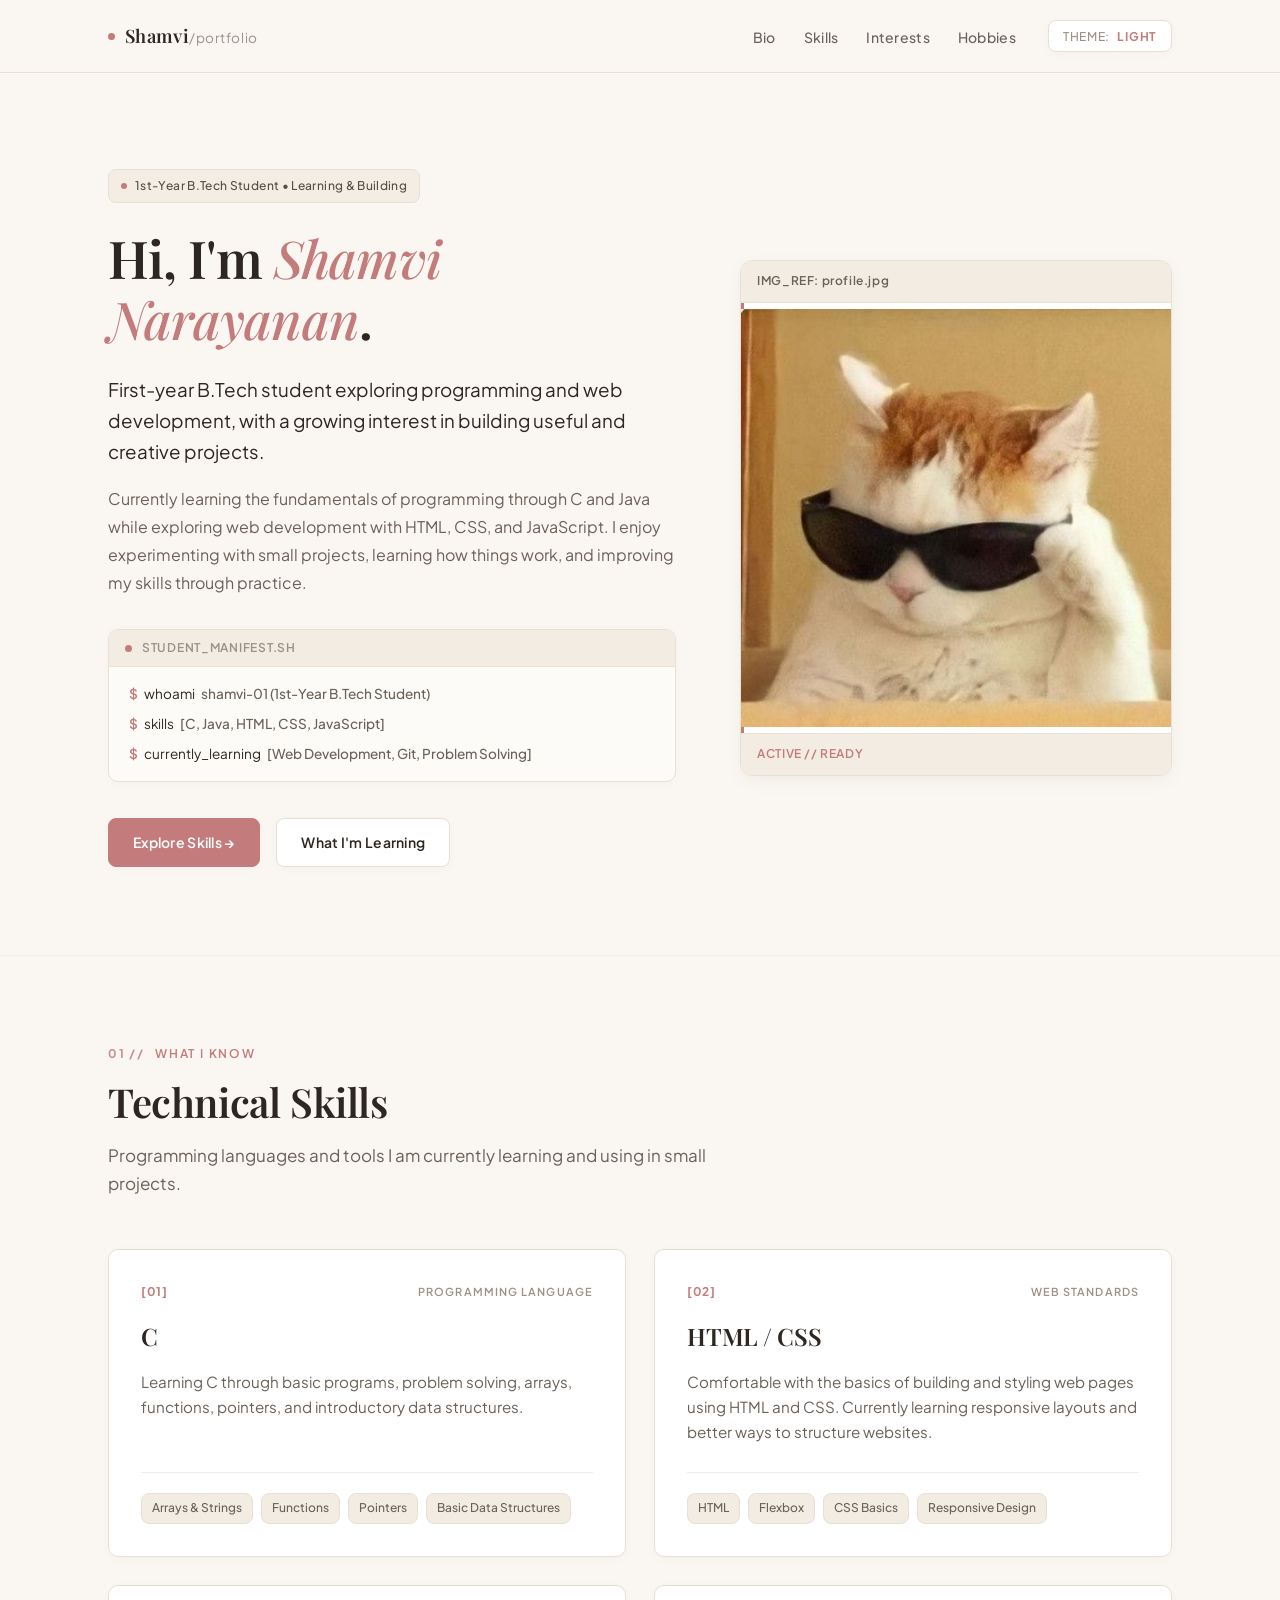
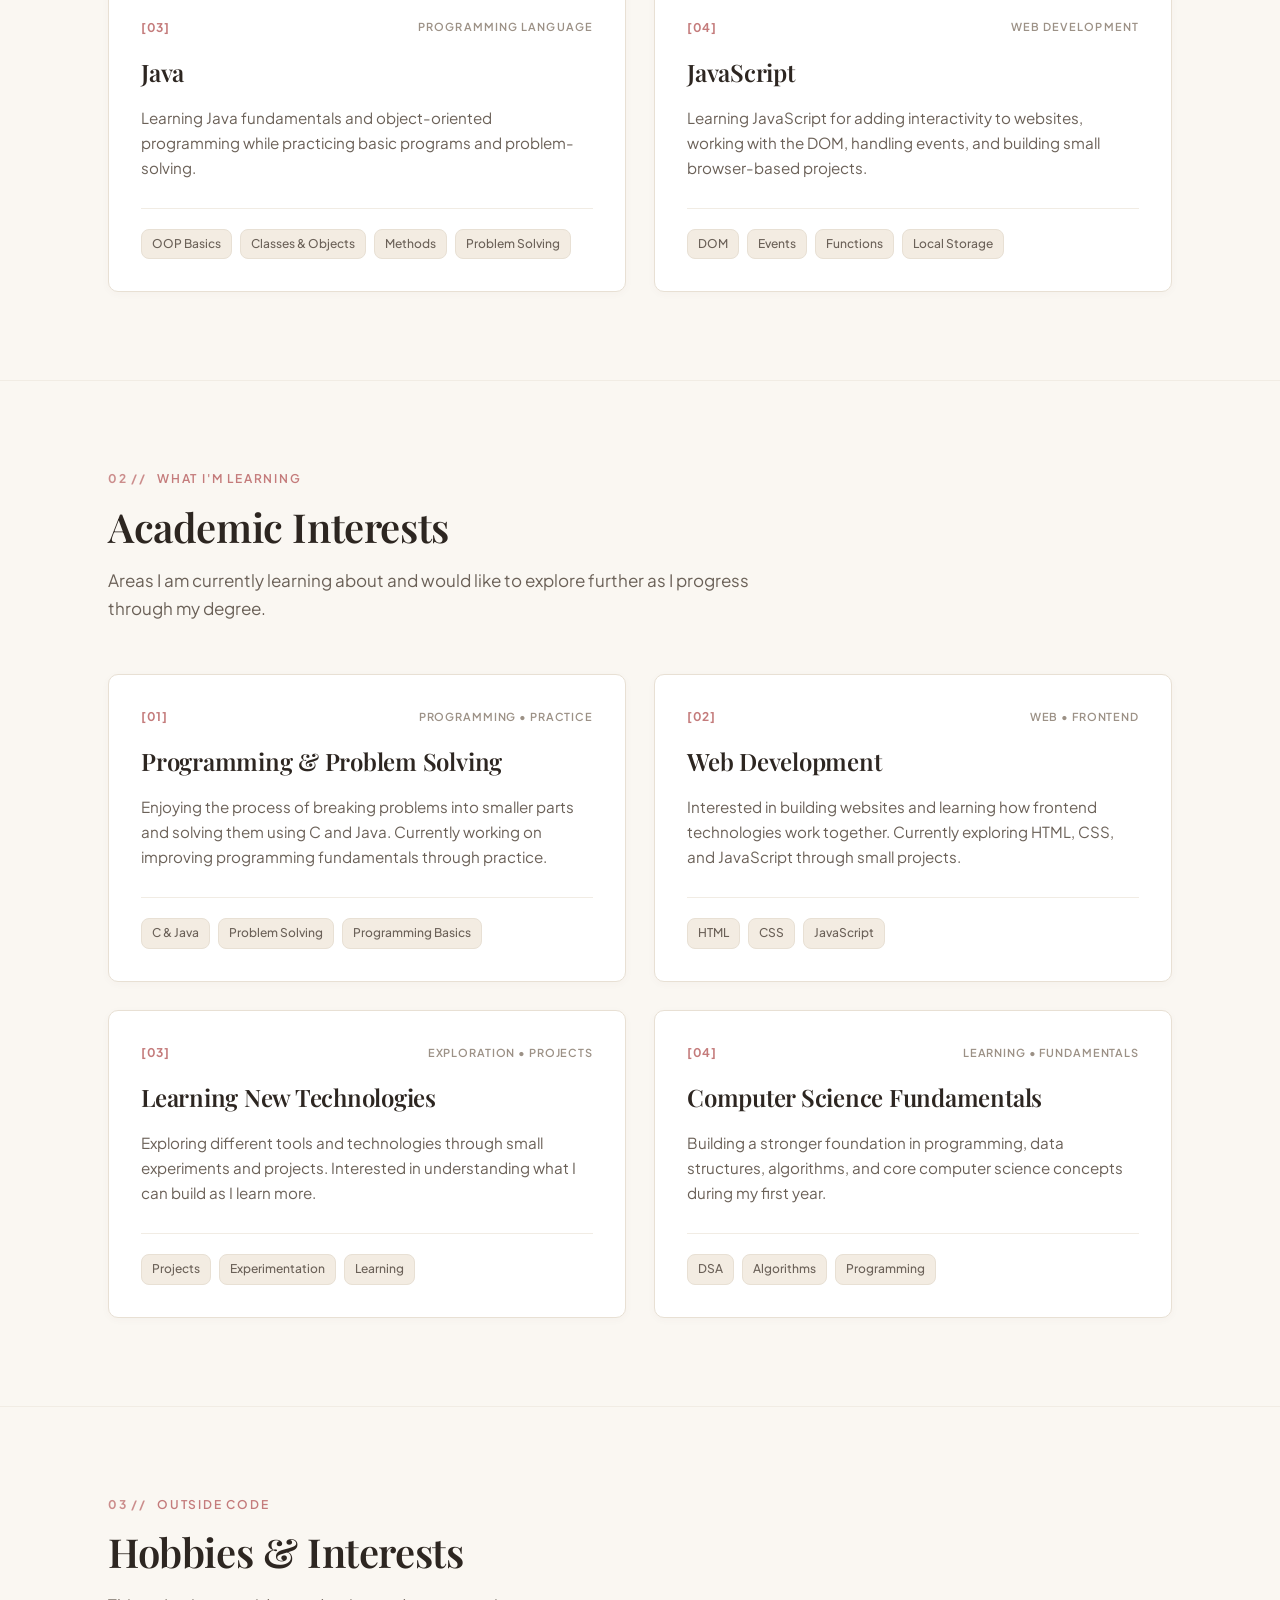
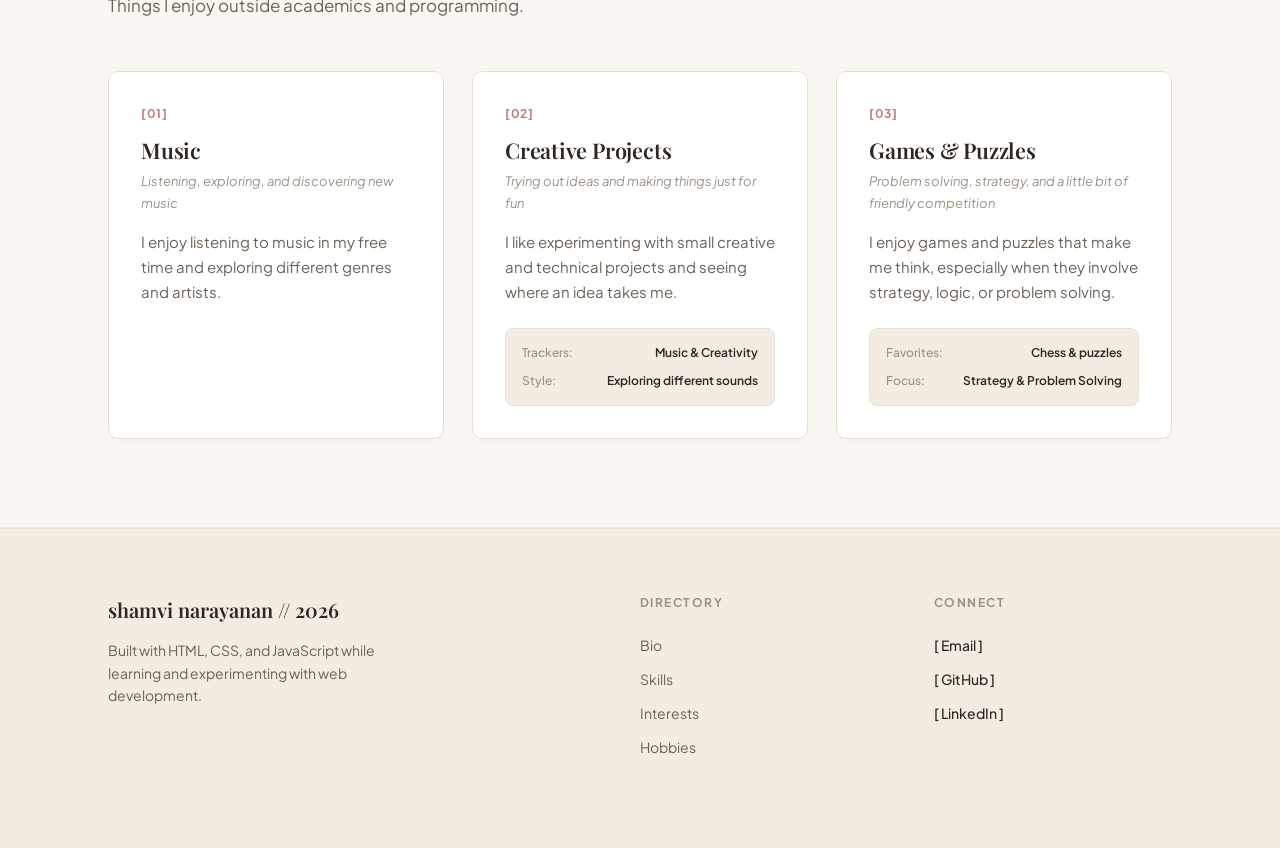
<file: portfolio/index.html>
<!DOCTYPE html>
<html lang="en" data-theme="dark">
<head>
  <meta charset="UTF-8">
  <meta name="viewport" content="width=device-width, initial-scale=1.0">
  <meta name="description" content="Personal portfolio of a 1st-year B.Tech student featuring foundational skills, academic interests, and creative pursuits.">
  <title>Shamvi Narayanan | 1st-Year B.Tech Portfolio</title>
  
  <!-- Typography: Editorial Serif & Refined Sans -->
  <link rel="preconnect" href="https://fonts.googleapis.com">
  <link rel="preconnect" href="https://fonts.gstatic.com" crossorigin>
  <link href="https://fonts.googleapis.com/css2?family=Lora:ital,wght@0,400;0,500;0,600;1,400;1,500&family=Playfair+Display:ital,wght@0,500;0,600;0,700;1,400;1,600&family=Plus+Jakarta+Sans:wght@300;400;500;600;700&display=swap" rel="stylesheet">
  
  <link rel="stylesheet" href="style.css">
  
  <!-- Inline theme-check script to prevent Flash of Unstyled Theme (FOUC) -->
  <script>
    (function () {
      const savedTheme = localStorage.getItem('theme');
      const prefersDark = window.matchMedia('(prefers-color-scheme: dark)').matches;
      const theme = savedTheme || (prefersDark ? 'dark' : 'light');
      document.documentElement.setAttribute('data-theme', theme);
    })();
  </script>
</head>
<body>
  <!-- Header / Navigation Bar -->
  <header class="site-header">
    <div class="container header-inner">
      <a href="#bio" class="brand-title">
        <span class="brand-indicator"></span>
        <span class="brand-text">Shamvi<span class="brand-dim">/portfolio</span></span>
      </a>

      <nav class="site-nav" aria-label="Main Navigation">
        <ul class="nav-links">
          <li><a href="#bio">Bio</a></li>
          <li><a href="#skills">Skills</a></li>
          <li><a href="#interests">Interests</a></li>
          <li><a href="#hobbies">Hobbies</a></li>
        </ul>

        <div class="theme-switch-wrapper">
          <button id="theme-toggle" class="theme-toggle-btn" type="button" aria-label="Toggle dark and light theme" title="Toggle Dark/Light Mode">
            <span class="theme-label" aria-hidden="true">THEME:</span>
            <span id="theme-status" class="theme-status-text">DARK</span>
          </button>
        </div>
      </nav>
    </div>
  </header>

  <main class="main-content">
    <!-- Bio / Hero Section -->
    <section id="bio" class="section hero-section">
      <div class="container">
        <div class="hero-grid">
          <div class="hero-content">
            <div class="status-badge">
              <span class="badge-dot"></span>
              <span class="badge-text">1st-Year B.Tech Student &bull; Learning &amp; Building</span>
            </div>
            
            <h1 class="hero-title">
              Hi, I'm <span class="accent-text">Shamvi Narayanan</span>.
            </h1>
            
            <p class="hero-lead">
              First-year B.Tech student exploring programming and web development, with a growing interest in building useful and creative projects.
            </p>
            
            <p class="hero-description">
              Currently learning the fundamentals of programming through C and Java while exploring web development with HTML, CSS, and JavaScript. I enjoy experimenting with small projects, learning how things work, and improving my skills through practice.
            </p>

            <div class="hero-terminal-box">
              <div class="terminal-bar">
                <span class="terminal-dot"></span>
                <span class="terminal-title">student_manifest.sh</span>
              </div>
              <div class="terminal-body">
                <p><span class="term-dim">$</span> whoami <span class="term-out">shamvi-01 (1st-Year B.Tech Student)</span></p>
                <p><span class="term-dim">$</span> skills <span class="term-out">[C, Java, HTML, CSS, JavaScript]</span></p>
                <p><span class="term-dim">$</span> currently_learning <span class="term-out">[Web Development, Git, Problem Solving]</span></p>
              </div>
            </div>

            <div class="hero-actions">
              <a href="#skills" class="btn btn-primary">Explore Skills &rarr;</a>
              <a href="#interests" class="btn btn-secondary">What I'm Learning</a>
            </div>
          </div>

          <div class="hero-media">
            <div class="photo-frame">
              <div class="photo-header">
                <span class="photo-label">IMG_REF: profile.jpg</span>
                <span class="photo-dim"></span>
              </div>
              <div class="photo-wrapper">
                <img src="profile.jpeg" alt="Profile" class="profile-img" onerror="this.classList.add('img-fallback')">
                <div class="photo-overlay-fallback" aria-hidden="true">
                  <div class="fallback-graphic">
                    <span class="fallback-bracket">[</span>
                    <span class="fallback-monogram">SN</span>
                    <span class="fallback-bracket">]</span>
                  </div>
                  <span class="fallback-caption">profile.jpg</span>
                  <span class="fallback-sub">1st-Year B.Tech Developer</span>
                </div>
              </div>
              <div class="photo-footer">
                <span class="photo-status-badge">ACTIVE // READY</span>
                <!-- <span class="photo-hash">0x7F_SYS</span> -->
              </div>
            </div>
          </div>
        </div>
      </div>
    </section>

    <!-- Skills Section -->
    <section id="skills" class="section skills-section">
      <div class="container">
        <div class="section-header">
          <div class="section-meta">
            <span class="section-num">01 //</span>
            <span class="section-tag">WHAT I KNOW</span>
          </div>
          <h2 class="section-title">Technical Skills</h2>
          <p class="section-subtext">
            Programming languages and tools I am currently learning and using in small projects.
          </p>
        </div>

        <div class="skills-grid">
          <!-- Skill 1: C -->
          <article class="skill-card">
            <div class="skill-header">
              <span class="skill-id">[01]</span>
              <span class="skill-category">PROGRAMMING LANGUAGE</span>
            </div>
            <h3 class="skill-title">C</h3>
            <p class="skill-desc">
              Learning C through basic programs, problem solving, arrays, functions, pointers, and introductory data structures.
            </p>
            <div class="skill-tags">
              <span class="tag">Arrays &amp; Strings</span>
              <span class="tag">Functions</span>
              <span class="tag">Pointers</span>
              <span class="tag">Basic Data Structures</span>
            </div>
          </article>

          <!-- Skill 2: HTML/CSS -->
          <article class="skill-card">
            <div class="skill-header">
              <span class="skill-id">[02]</span>
              <span class="skill-category">WEB STANDARDS</span>
            </div>
            <h3 class="skill-title">HTML / CSS</h3>
            <p class="skill-desc">
              Comfortable with the basics of building and styling web pages using HTML and CSS. Currently learning responsive layouts and better ways to structure websites.
            </p>
            <div class="skill-tags">
              <span class="tag">HTML</span>
              <span class="tag">Flexbox</span>
              <span class="tag">CSS Basics</span>
              <span class="tag">Responsive Design</span>
            </div>
          </article>

          <!-- Skill 3: Java -->
          <article class="skill-card">
            <div class="skill-header">
              <span class="skill-id">[03]</span>
              <span class="skill-category">PROGRAMMING LANGUAGE</span>
            </div>
            <h3 class="skill-title">Java</h3>
            <p class="skill-desc">
              Learning Java fundamentals and object-oriented programming while practicing basic programs and problem-solving.
            </p>
            <div class="skill-tags">
              <span class="tag">OOP Basics</span>
              <span class="tag">Classes &amp; Objects</span>
              <span class="tag">Methods</span>
              <span class="tag">Problem Solving</span>
            </div>
          </article>

          <!-- Skill 4: JavaScript -->
          <article class="skill-card">
            <div class="skill-header">
              <span class="skill-id">[04]</span>
              <span class="skill-category">WEB DEVELOPMENT</span>
            </div>
            <h3 class="skill-title">JavaScript</h3>
            <p class="skill-desc">
              Learning JavaScript for adding interactivity to websites, working with the DOM, handling events, and building small browser-based projects.
            </p>
            <div class="skill-tags">
              <span class="tag">DOM</span>
              <span class="tag">Events</span>
              <span class="tag">Functions</span>
              <span class="tag">Local Storage</span>
            </div>
          </article>
        </div>
      </div>
    </section>

    <!-- Interests Section -->
    <section id="interests" class="section interests-section">
      <div class="container">
        <div class="section-header">
          <div class="section-meta">
            <span class="section-num">02 //</span>
            <span class="section-tag">WHAT I'M LEARNING</span>
          </div>
          <h2 class="section-title">Academic Interests</h2>
          <p class="section-subtext">
            Areas I am currently learning about and would like to explore further as I progress through my degree.
          </p>
        </div>

        <div class="interests-grid">
          <!-- Interest 1: Programming &amp; Problem Solving -->
          <article class="interest-card">
            <div class="interest-header">
              <span class="interest-id">[01]</span>
              <span class="interest-focus">PROGRAMMING &bull; PRACTICE</span>
            </div>
            <h3 class="interest-title">Programming &amp; Problem Solving</h3>
            <p class="interest-desc">
              Enjoying the process of breaking problems into smaller parts and solving them using C and Java. Currently working on improving programming fundamentals through practice.
            </p>
            <div class="interest-tags">
              <span class="interest-tag">C &amp; Java</span>
              <span class="interest-tag">Problem Solving</span>
              <span class="interest-tag">Programming Basics</span>
            </div>
          </article>

          <!-- Interest 2: Web Development -->
          <article class="interest-card">
            <div class="interest-header">
              <span class="interest-id">[02]</span>
              <span class="interest-focus">WEB &bull; FRONTEND</span>
            </div>
            <h3 class="interest-title">Web Development</h3>
            <p class="interest-desc">
              Interested in building websites and learning how frontend technologies work together. Currently exploring HTML, CSS, and JavaScript through small projects.
            </p>
            <div class="interest-tags">
              <span class="interest-tag">HTML</span>
              <span class="interest-tag">CSS</span>
              <span class="interest-tag">JavaScript</span>
            </div>
          </article>

          <!-- Interest 3: Learning New Technologies -->
          <article class="interest-card">
            <div class="interest-header">
              <span class="interest-id">[03]</span>
              <span class="interest-focus">EXPLORATION &bull; PROJECTS</span>
            </div>
            <h3 class="interest-title">Learning New Technologies</h3>
            <p class="interest-desc">
              Exploring different tools and technologies through small experiments and projects. Interested in understanding what I can build as I learn more.
            </p>
            <div class="interest-tags">
              <span class="interest-tag">Projects</span>
              <span class="interest-tag">Experimentation</span>
              <span class="interest-tag">Learning</span>
            </div>
          </article>

          <!-- Interest 4: Computer Science Fundamentals -->
          <article class="interest-card">
            <div class="interest-header">
              <span class="interest-id">[04]</span>
              <span class="interest-focus">LEARNING &bull; FUNDAMENTALS</span>
            </div>
            <h3 class="interest-title">Computer Science Fundamentals</h3>
            <p class="interest-desc">
              Building a stronger foundation in programming, data structures, algorithms, and core computer science concepts during my first year.
            </p>
            <div class="interest-tags">
              <span class="interest-tag">DSA</span>
              <span class="interest-tag">Algorithms</span>
              <span class="interest-tag">Programming</span>
            </div>
          </article>
        </div>
      </div>
    </section>

    <!-- Hobbies Section -->
    <section id="hobbies" class="section hobbies-section">
      <div class="container">
        <div class="section-header">
          <div class="section-meta">
            <span class="section-num">03 //</span>
            <span class="section-tag">OUTSIDE CODE</span>
          </div>
          <h2 class="section-title">Hobbies &amp; Interests</h2>
          <p class="section-subtext">
            Things I enjoy outside academics and programming.
          </p>
        </div>

        <div class="hobbies-grid">
          <!-- Hobby 1: Music -->
          <article class="hobby-card">
            <div class="hobby-index">[01]</div>
            <h3 class="hobby-title">Music</h3>
            <p class="hobby-tagline">Listening, exploring, and discovering new music</p>
            <p class="hobby-desc">
              I enjoy listening to music in my free time and exploring different genres and artists.
            </p> 
             
          </article>

          <!-- Hobby 2: Beat Making -->
          <article class="hobby-card">
            <div class="hobby-index">[02]</div>
            <h3 class="hobby-title">Creative Projects</h3>
            <p class="hobby-tagline">Trying out ideas and making things just for fun</p>
            <p class="hobby-desc">
              I like experimenting with small creative and technical projects and seeing where an idea takes me.
            </p>
            <div class="hobby-meta-box">
              <div class="hobby-meta-item">
                <span class="meta-k">Trackers:</span>
                <span class="meta-v">Music &amp; Creativity</span>
              </div>
              <div class="hobby-meta-item">
                <span class="meta-k">Style:</span>
                <span class="meta-v">Exploring different sounds</span>
              </div>
            </div>
          </article>

          <!-- Hobby 3: Logic Puzzles -->
          <article class="hobby-card">
            <div class="hobby-index">[03]</div>
            <h3 class="hobby-title">Games &amp; Puzzles</h3>
            <p class="hobby-tagline">Problem solving, strategy, and a little bit of friendly competition</p>
            <p class="hobby-desc">
              I enjoy games and puzzles that make me think, especially when they involve strategy, logic, or problem solving.
            </p>
            <div class="hobby-meta-box">
              <div class="hobby-meta-item">
                <span class="meta-k">Favorites:</span>
                <span class="meta-v">Chess &amp; puzzles</span>
              </div>
              <div class="hobby-meta-item">
                <span class="meta-k">Focus:</span>
                <span class="meta-v">Strategy &amp; Problem Solving</span>
              </div>
            </div>
          </article>
        </div>
      </div>
    </section>
  </main>

  <!-- Footer -->
  <footer class="site-footer">
    <div class="container footer-inner">
      <div class="footer-col">
        <div class="footer-brand">shamvi narayanan // 2026</div>
        <p class="footer-copy">Built with HTML, CSS, and JavaScript while learning and experimenting with web development.</p>
      </div>

      <div class="footer-col footer-links-col">
        <span class="footer-heading">DIRECTORY</span>
        <ul class="footer-links">
          <li><a href="#bio">Bio</a></li>
          <li><a href="#skills">Skills</a></li>
          <li><a href="#interests">Interests</a></li>
          <li><a href="#hobbies">Hobbies</a></li>
        </ul>
      </div>

      <div class="footer-col footer-connect-col">
        <span class="footer-heading">CONNECT</span>
        <div class="connect-tags">
          <a href="#" class="connect-tag">[ Email ]</a>
          <a href="https://github.com" target="_blank" rel="noopener noreferrer" class="connect-tag">[ GitHub ]</a>
          <a href="https://linkedin.com" target="_blank" rel="noopener noreferrer" class="connect-tag">[ LinkedIn ]</a>
        </div>
      </div>
    </div>
    
  </footer>

  <script src="script.js"></script>
</body>
</html>
</file>
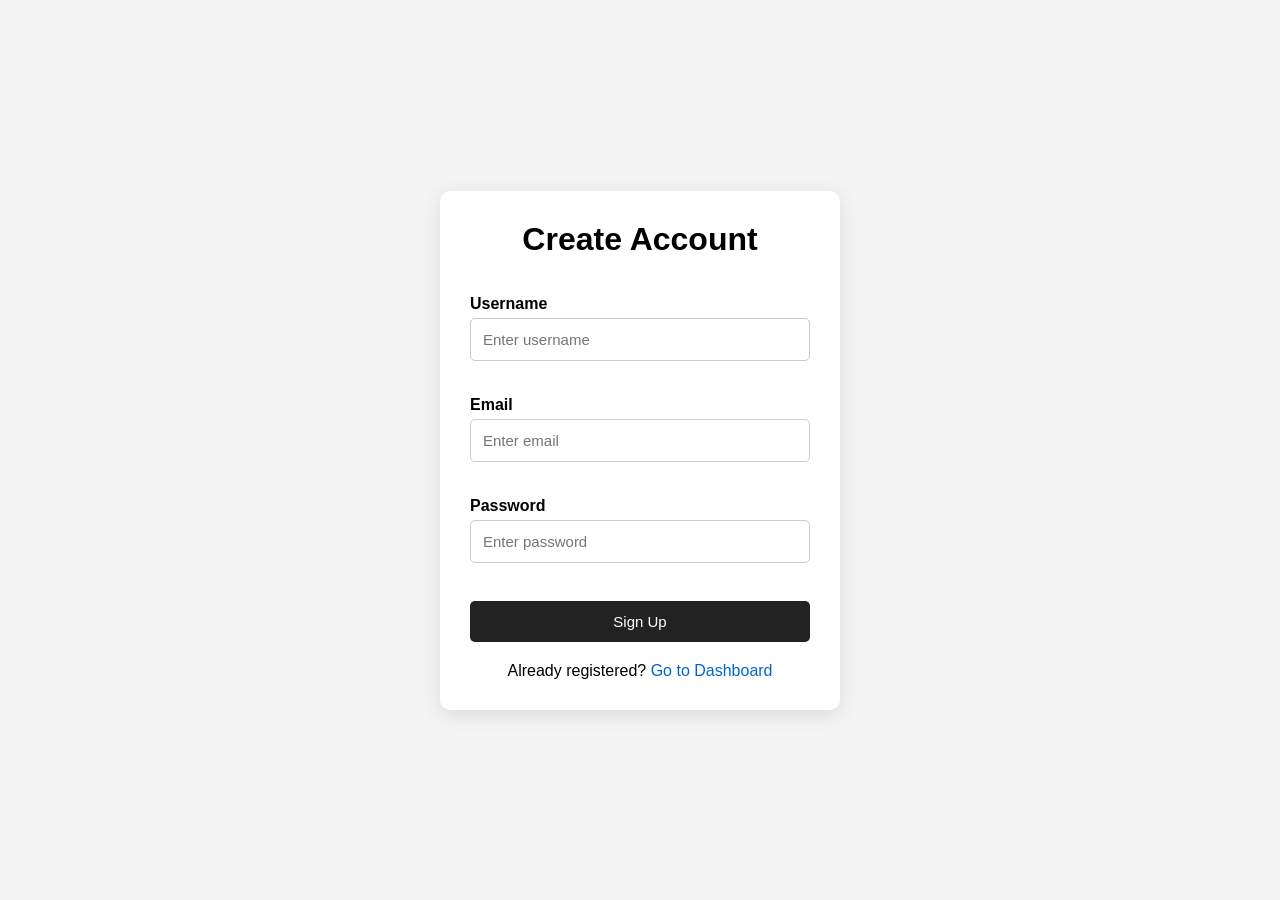
<file: signup/index.html>
<!DOCTYPE html>
<html lang="en">
<head>
    <meta charset="UTF-8">
    <meta name="viewport" content="width=device-width, initial-scale=1.0">

    <title>Signup</title>

    <link rel="stylesheet" href="style.css">
</head>

<body>

    <div class="container">

        <h1>Create Account</h1>

        <form id="signupForm">

            <label for="username">Username</label>
            <input
                type="text"
                id="username"
                placeholder="Enter username"
            >

            <small id="usernameError"></small>


            <label for="email">Email</label>
            <input
                type="text"
                id="email"
                placeholder="Enter email"
            >

            <small id="emailError"></small>


            <label for="password">Password</label>
            <input
                type="password"
                id="password"
                placeholder="Enter password"
            >

            <small id="passwordError"></small>


            <button type="submit">Sign Up</button>

        </form>

        <p>
            Already registered?
            <a href="dashboard.html">Go to Dashboard</a>
        </p>

    </div>

    <script src="script.js"></script>

</body>
</html>
</file>
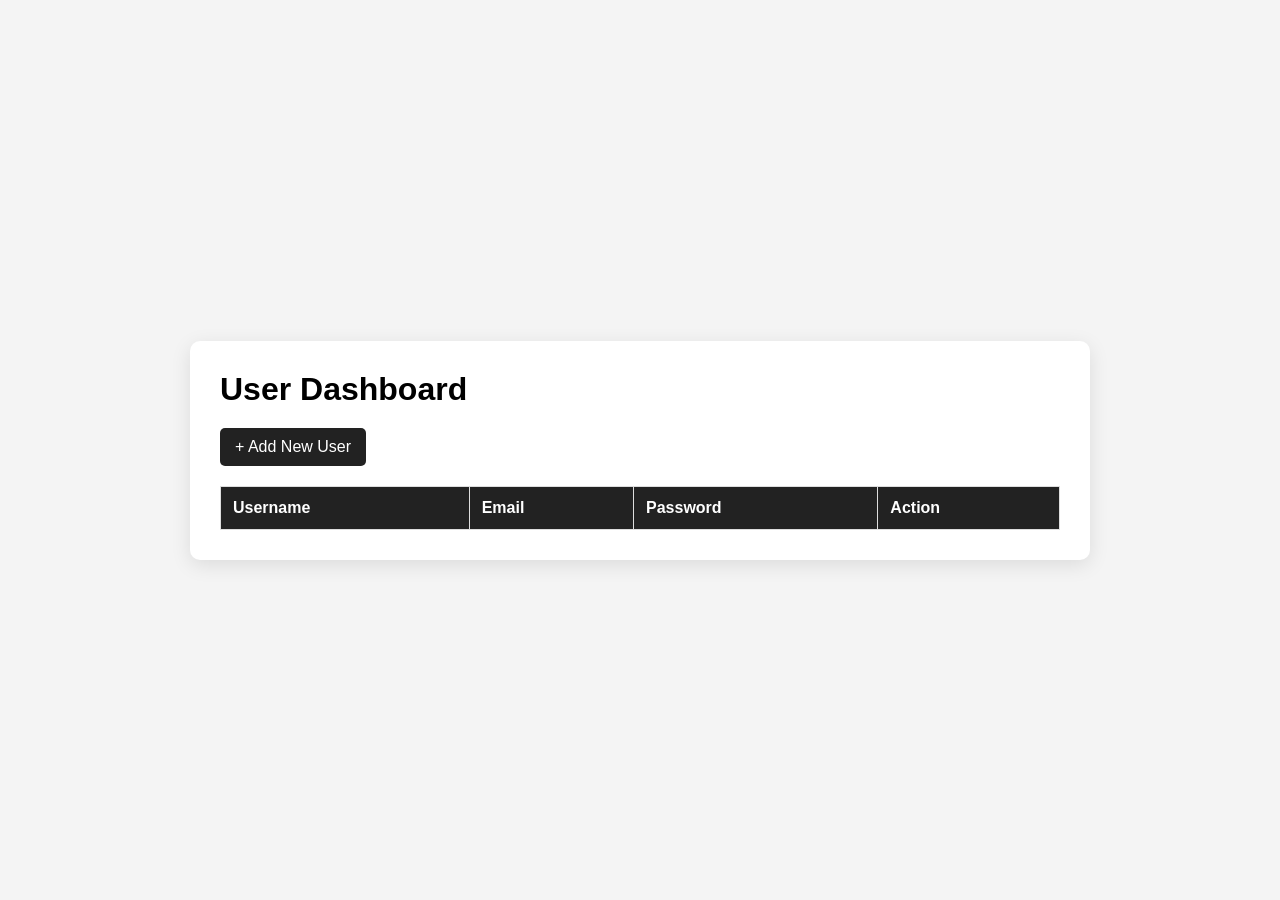
<file: signup/dashboard.html>
<!DOCTYPE html>
<html lang="en">
<head>
    <meta charset="UTF-8">
    <meta name="viewport" content="width=device-width, initial-scale=1.0">

    <title>Dashboard</title>

    <link rel="stylesheet" href="style.css">
</head>

<body>

    <div class="dashboard-container">

        <h1>User Dashboard</h1>

        <a href="signup.html" class="add-user">
            + Add New User
        </a>

        <table>

            <thead>
                <tr>
                    <th>Username</th>
                    <th>Email</th>
                    <th>Password</th>
                    <th>Action</th>
                </tr>
            </thead>

            <tbody id="userTableBody">
                <!-- Users will be added here using JavaScript -->
            </tbody>

        </table>

    </div>

    <script src="script.js"></script>

</body>
</html>
</file>
<file: portfolio/style.css>
:root {
  /* Font Stacks */
  --font-serif: "Playfair Display", "Lora", Georgia, "Baskerville", "Times New Roman", serif;
  --font-sans: "Plus Jakarta Sans", -apple-system, BlinkMacSystemFont, "Segoe UI", Roboto, "Helvetica Neue", sans-serif;

  /* Border Radius (Soft, refined: 8px to 12px) */
  --radius-sm: 8px;
  --radius-md: 10px;
  --radius-lg: 12px;

  /* Transitions */
  --theme-transition: background-color 0.25s ease, color 0.25s ease, border-color 0.25s ease, box-shadow 0.25s ease;
}

/* Light Theme: Warm Cream, Soft Beige, Milk White, Dusty Rose / Blush */
[data-theme="light"] {
  --bg: #faf7f2;               /* Soft warm cream / pale beige */
  --bg-subtle: #f3ece2;        /* Gentle warm sand */
  --surface: #ffffff;          /* Pure milk white */
  --card-bg: #ffffff;
  --card-hover: #fffbf7;
  
  --border: #e8e0d4;           /* Delicate warm border */
  --border-subtle: #f1ece4;
  --border-strong: #c4b6a5;

  --text-primary: #2d2621;     /* Soft dark espresso / charcoal */
  --text-secondary: #6b6158;   /* Warm taupe */
  --text-muted: #9c9186;       /* Muted hazel */

  /* Soft Pastel Accent: Dusty Rose & Blush */
  --accent: #c47b7b;           /* Muted dusty rose */
  --accent-hover: #b36b6b;
  --accent-contrast: #ffffff;
  --accent-subtle: #faf0f0;    /* Gentle blush tint */
  --accent-border: #edd5d5;

  --badge-bg: #f4ede3;
  --badge-text: #594d40;

  --terminal-bg: #fdfbf7;      /* Warm editorial card replacing dark terminal */
  --terminal-border: #e8e0d4;
  --terminal-text: #2d2621;
  --terminal-dim: #9c9186;
  --terminal-highlight: #b06565;

  --quote-bg: #faf4ef;
  --quote-border: #dcb3b3;

  --link-color: #b86969;
  --link-hover: #2d2621;

  /* Faint, diffuse, delicate shadows */
  --shadow-sm: 0 2px 8px rgba(90, 70, 55, 0.03);
  --shadow-card: 0 6px 20px -2px rgba(90, 70, 55, 0.05), 0 2px 6px rgba(90, 70, 55, 0.02);
  --shadow-hover: 0 10px 28px -4px rgba(90, 70, 55, 0.08), 0 3px 8px rgba(90, 70, 55, 0.03);
}

/* Dark Theme: Warm Slate, Soft Charcoal, Deep Taupe, Soft Blush Rose */
[data-theme="dark"] {
  --bg: #1c1917;               /* Warm dark taupe / deep charcoal slate */
  --bg-subtle: #24201d;        /* Soft warm charcoal */
  --surface: #282420;          /* Warm taupe-slate surface */
  --card-bg: #282420;
  --card-hover: #302b26;

  --border: #3b352f;           /* Gentle muted border */
  --border-subtle: #2e2924;
  --border-strong: #524a42;

  --text-primary: #f5efe8;     /* Warm cream silk */
  --text-secondary: #b8aea3;   /* Soft warm stone */
  --text-muted: #857b70;       /* Muted mocha */

  /* Soft Pastel Accent: Gentle Blush Rose */
  --accent: #d89696;           /* Soft pastel dusty rose */
  --accent-hover: #e5a7a7;
  --accent-contrast: #1c1917;
  --accent-subtle: #332424;    /* Deep warm blush tint */
  --accent-border: #523939;

  --badge-bg: #2e2823;
  --badge-text: #ded5cb;

  --terminal-bg: #221e1a;      /* Soft warm slate card */
  --terminal-border: #3b352f;
  --terminal-text: #f5efe8;
  --terminal-dim: #857b70;
  --terminal-highlight: #f0abab;

  --quote-bg: #231f1c;
  --quote-border: #754c4c;

  --link-color: #e5a7a7;
  --link-hover: #f5efe8;

  /* Delicate dark diffuse shadows */
  --shadow-sm: 0 2px 8px rgba(0, 0, 0, 0.2);
  --shadow-card: 0 6px 20px -2px rgba(0, 0, 0, 0.3), 0 2px 6px rgba(0, 0, 0, 0.18);
  --shadow-hover: 0 10px 28px -4px rgba(0, 0, 0, 0.4), 0 3px 8px rgba(0, 0, 0, 0.22);
}

/* --- Global Reset & Base Setup --- */
*, *::before, *::after {
  box-sizing: border-box;
  margin: 0;
  padding: 0;
}

html {
  font-size: 16px;
  scroll-behavior: smooth;
  -webkit-text-size-adjust: 100%;
}

body {
  background-color: var(--bg);
  color: var(--text-primary);
  font-family: var(--font-sans);
  line-height: 1.7;
  transition: var(--theme-transition);
  min-height: 100vh;
  display: flex;
  flex-direction: column;
  -webkit-font-smoothing: antialiased;
  -moz-osx-font-smoothing: grayscale;
}

img {
  max-width: 100%;
  height: auto;
  display: block;
}

a {
  color: inherit;
  text-decoration: none;
  transition: color 0.2s ease, border-color 0.2s ease;
}

ul {
  list-style: none;
}

/* --- Container & Layout Helpers --- */
.container {
  width: 100%;
  max-width: 1120px;
  margin-left: auto;
  margin-right: auto;
  padding-left: 1.75rem;
  padding-right: 1.75rem;
}

.main-content {
  flex: 1 0 auto;
}

.section {
  padding: 5.5rem 0;
  border-bottom: 1px solid var(--border-subtle);
}

.accent-text {
  color: var(--accent);
  font-style: italic;
  font-weight: 500;
}

/* --- Section Headers --- */
.section-header {
  margin-bottom: 3.25rem;
}

.section-meta {
  display: flex;
  align-items: center;
  gap: 0.625rem;
  font-family: var(--font-sans);
  font-size: 0.75rem;
  font-weight: 600;
  letter-spacing: 0.15em;
  text-transform: uppercase;
  color: var(--accent);
  margin-bottom: 0.75rem;
}

.section-num {
  font-weight: 700;
  opacity: 0.85;
}

.section-title {
  font-family: var(--font-serif);
  font-size: 2.5rem;
  font-weight: 600;
  letter-spacing: -0.01em;
  line-height: 1.25;
  color: var(--text-primary);
  margin-bottom: 0.875rem;
}

.section-subtext {
  font-size: 1.0625rem;
  color: var(--text-secondary);
  max-width: 650px;
  line-height: 1.65;
  font-weight: 400;
}

/* --- Navigation Bar --- */
.site-header {
  position: sticky;
  top: 0;
  z-index: 100;
  background-color: var(--bg);
  border-bottom: 1px solid var(--border);
  transition: var(--theme-transition);
}

.header-inner {
  height: 72px;
  display: flex;
  align-items: center;
  justify-content: space-between;
}

.brand-title {
  display: inline-flex;
  align-items: center;
  gap: 0.625rem;
  font-family: var(--font-serif);
  font-size: 1.15rem;
  font-weight: 600;
  letter-spacing: 0.02em;
  color: var(--text-primary);
  padding: 0.35rem 0;
}

.brand-indicator {
  width: 7px;
  height: 7px;
  border-radius: 50%;
  background-color: var(--accent);
  display: inline-block;
}

.brand-dim {
  font-family: var(--font-sans);
  font-size: 0.85rem;
  color: var(--text-muted);
  font-weight: 400;
  font-style: normal;
  letter-spacing: 0.04em;
}

.site-nav {
  display: flex;
  align-items: center;
  gap: 2rem;
}

.nav-links {
  display: flex;
  align-items: center;
  gap: 1.75rem;
}

.nav-links a {
  font-family: var(--font-sans);
  font-size: 0.875rem;
  color: var(--text-secondary);
  font-weight: 500;
  letter-spacing: 0.02em;
  padding: 0.35rem 0;
  position: relative;
  transition: color 0.2s ease;
}

.nav-links a:hover,
.nav-links a:focus-visible {
  color: var(--text-primary);
}

.nav-links a:hover::after,
.nav-links a:focus-visible::after {
  content: "";
  position: absolute;
  bottom: -2px;
  left: 0;
  width: 100%;
  height: 2px;
  background-color: var(--accent);
  border-radius: 2px;
}

/* Theme Toggle Button */
.theme-toggle-btn {
  background-color: var(--surface);
  color: var(--text-primary);
  border: 1px solid var(--border);
  border-radius: var(--radius-sm);
  padding: 0.45rem 0.875rem;
  font-family: var(--font-sans);
  font-size: 0.75rem;
  font-weight: 600;
  letter-spacing: 0.06em;
  cursor: pointer;
  display: inline-flex;
  align-items: center;
  gap: 0.45rem;
  box-shadow: var(--shadow-sm);
  transition: background-color 0.2s ease, border-color 0.2s ease, color 0.2s ease, transform 0.15s ease;
}

.theme-toggle-btn:hover {
  background-color: var(--accent-subtle);
  border-color: var(--accent-border);
  color: var(--accent);
  transform: translateY(-1px);
}

.theme-toggle-btn:focus-visible {
  outline: 2px solid var(--accent);
  outline-offset: 2px;
}

.theme-label {
  color: var(--text-muted);
  font-weight: 500;
}

.theme-status-text {
  font-weight: 700;
  color: var(--accent);
}

/* --- Hero / Bio Section --- */
.hero-section {
  padding: 6rem 0 5.5rem;
}

.hero-grid {
  display: grid;
  grid-template-columns: 1.25fr 0.95fr;
  gap: 4rem;
  align-items: center;
}

.status-badge {
  display: inline-flex;
  align-items: center;
  gap: 0.5rem;
  background-color: var(--badge-bg);
  border: 1px solid var(--border);
  border-radius: var(--radius-sm);
  padding: 0.35rem 0.75rem;
  margin-bottom: 1.5rem;
}

.badge-dot {
  width: 6px;
  height: 6px;
  border-radius: 50%;
  background-color: var(--accent);
  display: inline-block;
}

.badge-text {
  font-family: var(--font-sans);
  font-size: 0.75rem;
  font-weight: 500;
  color: var(--badge-text);
  letter-spacing: 0.03em;
}

.hero-title {
  font-family: var(--font-serif);
  font-size: 3.25rem;
  font-weight: 600;
  line-height: 1.18;
  letter-spacing: -0.015em;
  margin-bottom: 1.5rem;
  color: var(--text-primary);
}

.hero-lead {
  font-size: 1.175rem;
  line-height: 1.65;
  color: var(--text-primary);
  font-weight: 400;
  margin-bottom: 1.15rem;
}

.hero-description {
  font-size: 1rem;
  line-height: 1.75;
  color: var(--text-secondary);
  margin-bottom: 2rem;
}

/* Soft Editorial Manifest Card (formerly terminal box) */
.hero-terminal-box {
  background-color: var(--terminal-bg);
  color: var(--terminal-text);
  border: 1px solid var(--terminal-border);
  border-radius: var(--radius-md);
  margin-bottom: 2.25rem;
  font-family: var(--font-sans);
  font-size: 0.85rem;
  overflow: hidden;
  box-shadow: var(--shadow-sm);
}

.terminal-bar {
  background-color: var(--bg-subtle);
  border-bottom: 1px solid var(--terminal-border);
  padding: 0.5rem 1rem;
  display: flex;
  align-items: center;
  gap: 0.625rem;
}

.terminal-dot {
  width: 7px;
  height: 7px;
  border-radius: 50%;
  background-color: var(--accent);
}

.terminal-title {
  font-size: 0.75rem;
  font-weight: 600;
  color: var(--text-muted);
  letter-spacing: 0.06em;
  text-transform: uppercase;
}

.terminal-body {
  padding: 1rem 1.25rem;
  display: flex;
  flex-direction: column;
  gap: 0.5rem;
}

.terminal-body p {
  line-height: 1.6;
}

.term-dim {
  color: var(--accent);
  font-weight: 600;
  margin-right: 0.25rem;
}

.term-out {
  color: var(--text-secondary);
  font-weight: 500;
  margin-left: 0.25rem;
}

/* Action Buttons */
.hero-actions {
  display: flex;
  gap: 1rem;
  flex-wrap: wrap;
}

.btn {
  display: inline-flex;
  align-items: center;
  justify-content: center;
  font-family: var(--font-sans);
  font-size: 0.875rem;
  font-weight: 600;
  padding: 0.75rem 1.5rem;
  border-radius: var(--radius-sm);
  cursor: pointer;
  letter-spacing: 0.02em;
  transition: all 0.2s ease;
}

.btn-primary {
  background-color: var(--accent);
  color: var(--accent-contrast);
  border: 1px solid var(--accent);
  box-shadow: var(--shadow-sm);
}

.btn-primary:hover {
  background-color: var(--accent-hover);
  border-color: var(--accent-hover);
  transform: translateY(-1px);
  box-shadow: var(--shadow-card);
}

.btn-secondary {
  background-color: var(--surface);
  color: var(--text-primary);
  border: 1px solid var(--border);
  box-shadow: var(--shadow-sm);
}

.btn-secondary:hover {
  border-color: var(--border-strong);
  background-color: var(--card-hover);
  transform: translateY(-1px);
}

.btn:focus-visible {
  outline: 2px solid var(--accent);
  outline-offset: 2px;
}

/* --- Hero Photo Frame --- */
.photo-frame {
  border: 1px solid var(--border);
  background-color: var(--card-bg);
  border-radius: var(--radius-lg);
  overflow: hidden;
  box-shadow: var(--shadow-card);
  transition: transform 0.2s ease, box-shadow 0.2s ease;
}

.photo-frame:hover {
  transform: translateY(-2px);
  box-shadow: var(--shadow-hover);
}

.photo-header,
.photo-footer {
  padding: 0.65rem 1rem;
  font-family: var(--font-sans);
  font-size: 0.75rem;
  display: flex;
  justify-content: space-between;
  align-items: center;
  background-color: var(--bg-subtle);
  border-bottom: 1px solid var(--border);
  letter-spacing: 0.05em;
}

.photo-footer {
  border-bottom: none;
  border-top: 1px solid var(--border);
}

.photo-label {
  font-weight: 600;
  color: var(--text-secondary);
}

.photo-dim,
.photo-hash {
  color: var(--text-muted);
}

.photo-status-badge {
  color: var(--accent);
  font-weight: 600;
}

.photo-wrapper {
  position: relative;
  aspect-ratio: 1 / 1;
  background-color: var(--bg-subtle);
  overflow: hidden;
  display: flex;
  align-items: center;
  justify-content: center;
}

/* Profile image with subtle warm tone */
.profile-img {
  width: 100%;
  height: 100%;
  object-fit: contain;
  position: relative;
  z-index: 2;
  transition: opacity 0.25s ease;
}

/* Fallback card */
.profile-img.img-fallback {
  opacity: 0;
  position: absolute;
  pointer-events: none;
}

.photo-overlay-fallback {
  position: absolute;
  inset: 0;
  z-index: 1;
  display: flex;
  flex-direction: column;
  align-items: center;
  justify-content: center;
  background-color: var(--surface);
  border-left: 3px solid var(--accent);
  padding: 1.75rem;
  text-align: center;
}

.fallback-graphic {
  font-family: var(--font-serif);
  font-size: 3rem;
  font-weight: 600;
  line-height: 1;
  margin-bottom: 0.75rem;
  color: var(--text-primary);
}

.fallback-bracket {
  color: var(--accent);
  font-weight: 400;
}

.fallback-monogram {
  letter-spacing: 0.05em;
  padding: 0 0.25rem;
  font-style: italic;
}

.fallback-caption {
  font-family: var(--font-sans);
  font-size: 0.875rem;
  font-weight: 600;
  color: var(--text-primary);
  margin-bottom: 0.25rem;
}

.fallback-sub {
  font-size: 0.8125rem;
  color: var(--text-muted);
  font-family: var(--font-sans);
}

/* --- Skills Section --- */
.skills-grid {
  display: grid;
  grid-template-columns: repeat(2, 1fr);
  gap: 1.75rem;
}

.skill-card {
  background-color: var(--card-bg);
  border: 1px solid var(--border);
  border-radius: var(--radius-md);
  padding: 2rem;
  display: flex;
  flex-direction: column;
  box-shadow: var(--shadow-sm);
  transition: transform 0.2s ease, box-shadow 0.2s ease, border-color 0.2s ease;
}

.skill-card:hover {
  transform: translateY(-2px);
  border-color: var(--border-strong);
  box-shadow: var(--shadow-card);
  background-color: var(--card-hover);
}

.skill-header {
  display: flex;
  align-items: center;
  justify-content: space-between;
  margin-bottom: 0.875rem;
}

.skill-id {
  font-family: var(--font-sans);
  font-size: 0.75rem;
  font-weight: 700;
  color: var(--accent);
  letter-spacing: 0.05em;
}

.skill-category {
  font-family: var(--font-sans);
  font-size: 0.6875rem;
  font-weight: 600;
  color: var(--text-muted);
  letter-spacing: 0.1em;
  text-transform: uppercase;
}

.skill-title {
  font-family: var(--font-serif);
  font-size: 1.5rem;
  font-weight: 600;
  letter-spacing: -0.01em;
  color: var(--text-primary);
  margin-bottom: 0.75rem;
}

.skill-desc {
  font-size: 0.95rem;
  color: var(--text-secondary);
  line-height: 1.65;
  margin-bottom: 1.75rem;
  flex-grow: 1;
}

.skill-tags {
  display: flex;
  flex-wrap: wrap;
  gap: 0.5rem;
  padding-top: 1.25rem;
  border-top: 1px solid var(--border-subtle);
}

.tag {
  font-family: var(--font-sans);
  font-size: 0.75rem;
  font-weight: 500;
  color: var(--text-secondary);
  background-color: var(--bg-subtle);
  border: 1px solid var(--border);
  border-radius: var(--radius-sm);
  padding: 0.25rem 0.625rem;
  transition: all 0.15s ease;
}

.skill-card:hover .tag {
  background-color: var(--accent-subtle);
  color: var(--accent);
  border-color: var(--accent-border);
}

/* --- Interests Section --- */
.interests-grid {
  display: grid;
  grid-template-columns: repeat(2, 1fr);
  gap: 1.75rem;
}

.interest-card {
  background-color: var(--card-bg);
  border: 1px solid var(--border);
  border-radius: var(--radius-md);
  padding: 2rem;
  display: flex;
  flex-direction: column;
  box-shadow: var(--shadow-sm);
  transition: transform 0.2s ease, box-shadow 0.2s ease, border-color 0.2s ease;
}

.interest-card:hover {
  transform: translateY(-2px);
  border-color: var(--border-strong);
  box-shadow: var(--shadow-card);
  background-color: var(--card-hover);
}

.interest-header {
  display: flex;
  align-items: center;
  justify-content: space-between;
  margin-bottom: 0.875rem;
}

.interest-id {
  font-family: var(--font-sans);
  font-size: 0.75rem;
  font-weight: 700;
  color: var(--accent);
  letter-spacing: 0.05em;
}

.interest-focus {
  font-family: var(--font-sans);
  font-size: 0.6875rem;
  font-weight: 600;
  color: var(--text-muted);
  letter-spacing: 0.08em;
  text-transform: uppercase;
}

.interest-title {
  font-family: var(--font-serif);
  font-size: 1.5rem;
  font-weight: 600;
  letter-spacing: -0.01em;
  color: var(--text-primary);
  margin-bottom: 0.75rem;
}

.interest-desc {
  font-size: 0.95rem;
  color: var(--text-secondary);
  line-height: 1.65;
  margin-bottom: 1.75rem;
  flex-grow: 1;
}

.interest-tags {
  display: flex;
  flex-wrap: wrap;
  gap: 0.5rem;
  padding-top: 1.25rem;
  border-top: 1px solid var(--border-subtle);
}

.interest-tag {
  font-family: var(--font-sans);
  font-size: 0.75rem;
  font-weight: 500;
  color: var(--text-secondary);
  background-color: var(--bg-subtle);
  border: 1px solid var(--border);
  border-radius: var(--radius-sm);
  padding: 0.25rem 0.625rem;
  transition: all 0.15s ease;
}

.interest-card:hover .interest-tag {
  background-color: var(--accent-subtle);
  color: var(--accent);
  border-color: var(--accent-border);
}

/* --- Hobbies Section --- */
.hobbies-grid {
  display: grid;
  grid-template-columns: repeat(3, 1fr);
  gap: 1.75rem;
}

.hobby-card {
  background-color: var(--card-bg);
  border: 1px solid var(--border);
  border-radius: var(--radius-md);
  padding: 2rem;
  display: flex;
  flex-direction: column;
  box-shadow: var(--shadow-sm);
  transition: transform 0.2s ease, box-shadow 0.2s ease, border-color 0.2s ease;
}

.hobby-card:hover {
  transform: translateY(-2px);
  border-color: var(--border-strong);
  box-shadow: var(--shadow-card);
  background-color: var(--card-hover);
}

.hobby-index {
  font-family: var(--font-sans);
  font-size: 0.75rem;
  font-weight: 700;
  color: var(--accent);
  margin-bottom: 0.75rem;
  letter-spacing: 0.05em;
}

.hobby-title {
  font-family: var(--font-serif);
  font-size: 1.35rem;
  font-weight: 600;
  letter-spacing: -0.01em;
  color: var(--text-primary);
  line-height: 1.3;
  margin-bottom: 0.35rem;
}

.hobby-tagline {
  font-family: var(--font-sans);
  font-size: 0.8125rem;
  color: var(--text-muted);
  font-style: italic;
  margin-bottom: 1rem;
}

.hobby-desc {
  font-size: 0.9375rem;
  color: var(--text-secondary);
  line-height: 1.65;
  margin-bottom: 1.5rem;
  flex-grow: 1;
}

.quote-box {
  background-color: var(--quote-bg);
  border-left: 3px solid var(--quote-border);
  padding: 1rem 1.15rem;
  border-radius: 0 var(--radius-sm) var(--radius-sm) 0;
  margin-top: auto;
  display : none;
}

.poetry-snippet {
  font-family: var(--font-serif);
  font-size: 1rem;
  color: var(--text-primary);
  line-height: 1.7;
  font-style: italic;
  margin-bottom: 0.5rem;
}

.quote-author {
  display: block;
  font-family: var(--font-sans);
  font-size: 0.75rem;
  color: var(--text-muted);
}

.hobby-meta-box {
  background-color: var(--bg-subtle);
  border: 1px solid var(--border);
  padding: 0.875rem 1rem;
  border-radius: var(--radius-sm);
  display: flex;
  flex-direction: column;
  gap: 0.45rem;
  margin-top: auto;
}

.hobby-meta-item {
  display: flex;
  justify-content: space-between;
  font-family: var(--font-sans);
  font-size: 0.75rem;
}

.meta-k {
  color: var(--text-muted);
  font-weight: 500;
}

.meta-v {
  color: var(--text-primary);
  font-weight: 600;
}

/* --- Footer --- */
.site-footer {
  background-color: var(--bg-subtle);
  border-top: 1px solid var(--border);
  padding-top: 4rem;
  padding-bottom: 2.5rem;
  font-size: 0.875rem;
}

.footer-inner {
  display: grid;
  grid-template-columns: 2fr 1fr 1fr;
  gap: 3.5rem;
  margin-bottom: 3rem;
}

.footer-brand {
  font-family: var(--font-serif);
  font-size: 1.25rem;
  font-weight: 600;
  color: var(--text-primary);
  margin-bottom: 0.75rem;
}

.footer-copy {
  color: var(--text-secondary);
  line-height: 1.6;
  max-width: 320px;
}

.footer-heading {
  display: block;
  font-family: var(--font-sans);
  font-size: 0.75rem;
  font-weight: 700;
  letter-spacing: 0.12em;
  text-transform: uppercase;
  color: var(--text-muted);
  margin-bottom: 1.25rem;
}

.footer-links {
  display: flex;
  flex-direction: column;
  gap: 0.65rem;
}

.footer-links a {
  font-family: var(--font-sans);
  font-size: 0.875rem;
  color: var(--text-secondary);
  transition: color 0.2s ease;
}

.footer-links a:hover {
  color: var(--accent);
}

.connect-tags {
  display: flex;
  flex-direction: column;
  gap: 0.65rem;
}

.connect-tag {
  font-family: var(--font-sans);
  font-size: 0.875rem;
  font-weight: 500;
  color: var(--text-primary);
  transition: color 0.2s ease;
}

.connect-tag:hover {
  color: var(--accent);
}

.footer-bottom {
  padding-top: 1.75rem;
  border-top: 1px solid var(--border);
  display: flex;
  justify-content: space-between;
  align-items: center;
  font-family: var(--font-sans);
  font-size: 0.75rem;
  color: var(--text-muted);
  letter-spacing: 0.04em;
}

/* --- Responsive Media Queries --- */
@media (max-width: 960px) {
  .hero-grid {
    grid-template-columns: 1fr;
    gap: 3rem;
  }

  .hero-media {
    max-width: 380px;
    margin: 0 auto;
  }

  .skills-grid {
    grid-template-columns: 1fr;
  }

  .interests-grid {
    grid-template-columns: 1fr;
  }

  .hobbies-grid {
    grid-template-columns: 1fr;
  }

  .footer-inner {
    grid-template-columns: 1fr;
    gap: 2.5rem;
  }
}

@media (max-width: 640px) {
  .section {
    padding: 4rem 0;
  }

  .section-title {
    font-size: 2rem;
  }

  .hero-title {
    font-size: 2.35rem;
  }

  .header-inner {
    height: auto;
    padding-top: 1rem;
    padding-bottom: 1rem;
    flex-direction: column;
    align-items: flex-start;
    gap: 1rem;
  }

  .site-nav {
    width: 100%;
    justify-content: space-between;
    gap: 0.75rem;
    flex-wrap: wrap;
  }

  .nav-links {
    gap: 1rem;
  }

  .nav-links a {
    font-size: 0.8125rem;
  }

  .hero-actions {
    flex-direction: column;
    width: 100%;
  }

  .btn {
    width: 100%;
  }

  .footer-bottom {
    flex-direction: column;
    align-items: flex-start;
    gap: 0.65rem;
  }
}
</file>
<file: signup/style.css>
* {
    box-sizing: border-box;
    margin: 0;
    padding: 0;
}

body {
    font-family: Arial, sans-serif;
    background: #f4f4f4;
    min-height: 100vh;

    display: flex;
    justify-content: center;
    align-items: center;
}


/* =========================
   SIGNUP
   ========================= */

.container {
    background: white;
    width: 400px;
    padding: 30px;
    border-radius: 10px;

    box-shadow: 0 5px 20px rgba(0, 0, 0, 0.1);
}

.container h1 {
    text-align: center;
    margin-bottom: 25px;
}

form {
    display: flex;
    flex-direction: column;
}

label {
    margin-top: 12px;
    margin-bottom: 5px;
    font-weight: bold;
}

input {
    padding: 12px;
    border: 1px solid #ccc;
    border-radius: 5px;
    font-size: 15px;
}

input:focus {
    outline: none;
    border-color: #333;
}

small {
    color: red;
    margin-top: 5px;
    min-height: 18px;
}

button {
    padding: 12px;
    margin-top: 15px;

    border: none;
    border-radius: 5px;

    background: #222;
    color: white;

    font-size: 15px;
    cursor: pointer;
}

button:hover {
    background: #444;
}

.container p {
    text-align: center;
    margin-top: 20px;
}

a {
    color: #0066cc;
    text-decoration: none;
}


/* =========================
   DASHBOARD
   ========================= */

.dashboard-container {
    width: 90%;
    max-width: 900px;
    background: white;

    padding: 30px;
    border-radius: 10px;

    box-shadow: 0 5px 20px rgba(0, 0, 0, 0.1);
}

.dashboard-container h1 {
    margin-bottom: 20px;
}

.add-user {
    display: inline-block;

    background: #222;
    color: white;

    padding: 10px 15px;
    border-radius: 5px;

    margin-bottom: 20px;
}

table {
    width: 100%;
    border-collapse: collapse;
}

th,
td {
    padding: 12px;
    border: 1px solid #ddd;
    text-align: left;
}

th {
    background: #222;
    color: white;
}

tr:nth-child(even) {
    background: #f5f5f5;
}

td button {
    background: #d33;
    margin: 0;
}

td button:hover {
    background: #a00;
}
</file>
